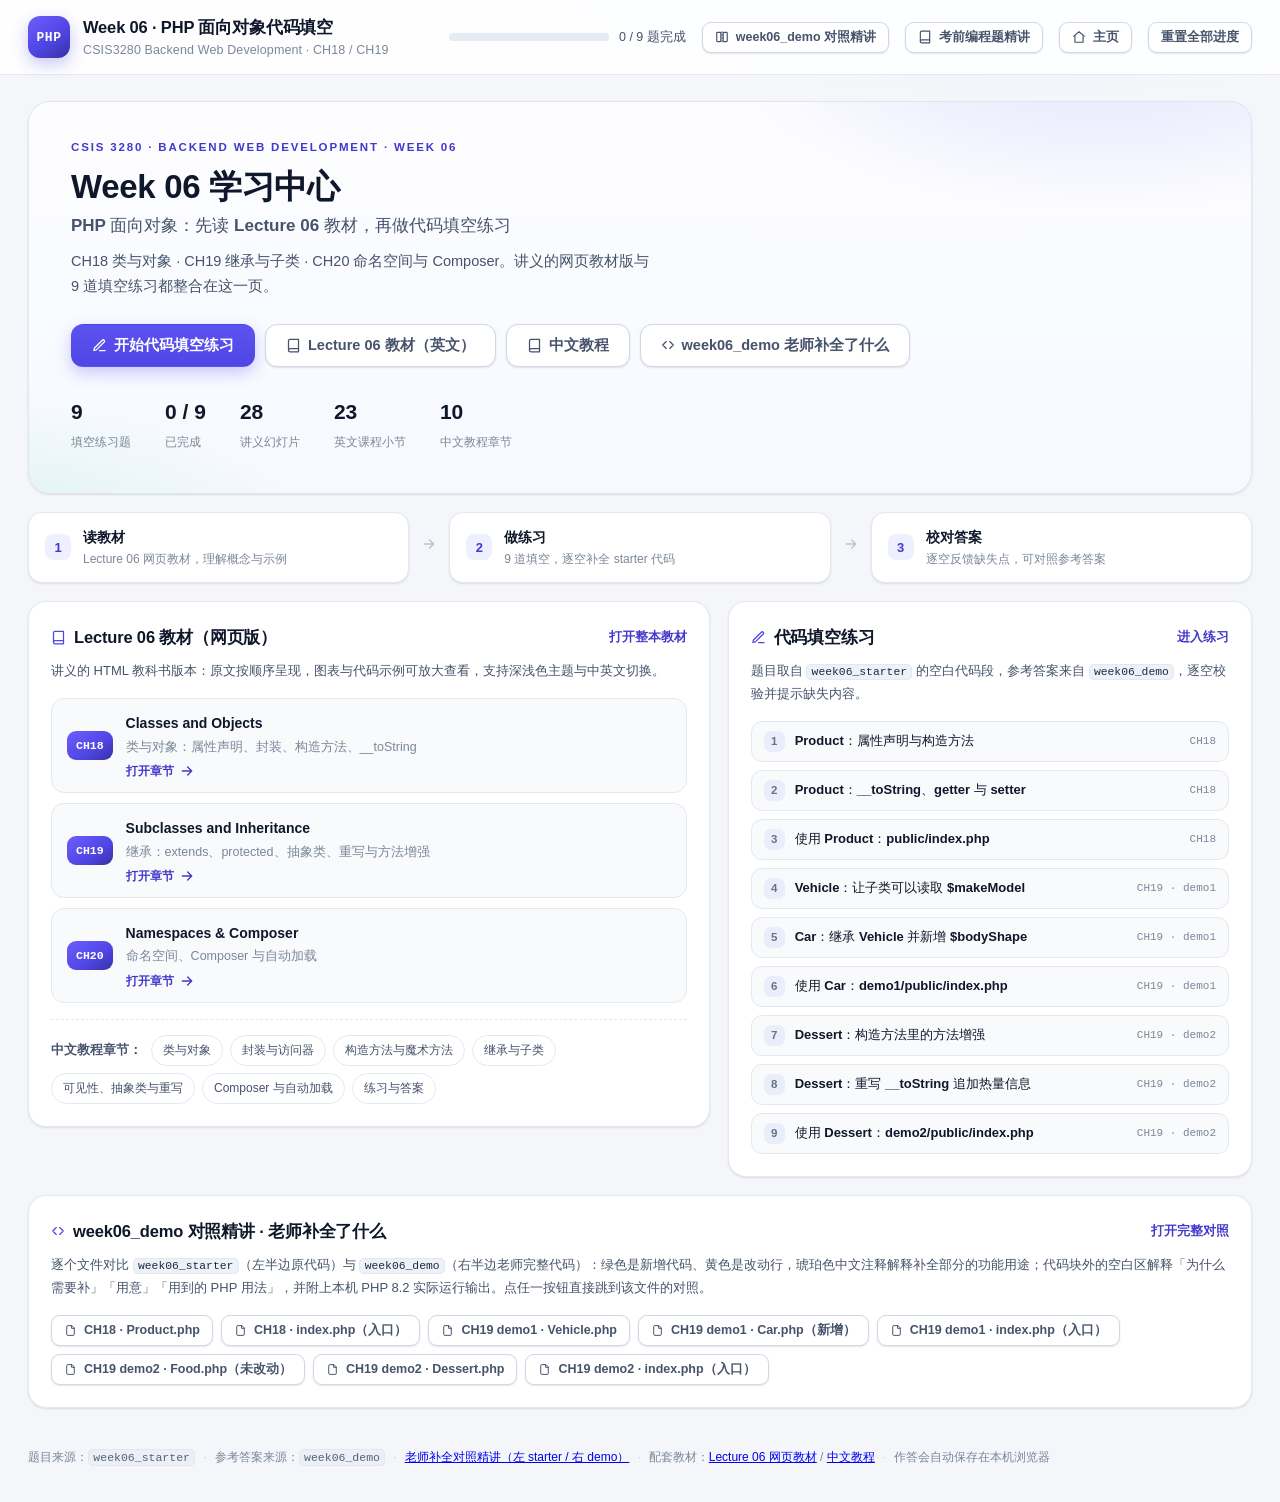
<file: index.html>
<!DOCTYPE html>
<html lang="zh-CN">
<head>
<meta charset="utf-8">
<meta name="viewport" content="width=device-width, initial-scale=1">
<title>Week 06 · PHP 面向对象代码填空 | CSIS3280</title>
<meta name="description" content="CSIS3280 Backend Web Development Week 06 代码填空练习：CH18 Product、CH19 Vehicle/Car、Food/Dessert。">
<meta name="theme-color" content="#4f46e5">
<link rel="icon" href="data:image/svg+xml,%3Csvg xmlns='http://www.w3.org/2000/svg' viewBox='0 0 64 64'%3E%3Crect width='64' height='64' rx='14' fill='%234f46e5'/%3E%3Ctext x='32' y='42' font-family='Menlo,monospace' font-size='19' font-weight='bold' fill='%23ffffff' text-anchor='middle'%3EPHP%3C/text%3E%3C/svg%3E">
<link rel="stylesheet" href="assets/style.css">
</head>
<body>

<header class="topbar">
  <a class="brand" href="#home" aria-label="返回主页">
    <div class="brand-mark">PHP</div>
    <div class="brand-text">
      <h1>Week 06 · PHP 面向对象代码填空</h1>
      <p>CSIS3280 Backend Web Development · CH18 / CH19</p>
    </div>
  </a>
  <div class="topbar-right">
    <div class="progress-wrap">
      <div class="progress-track"><div class="progress-fill" id="progressFill"></div></div>
      <span class="progress-label" id="progressLabel">0 / 0 题完成</span>
    </div>
    <a class="btn btn-ghost btn-sm" href="week06_demo.html" id="demoBtn" title="逐文件对比 starter 与 demo：老师补全了什么、为什么补、用了什么用法">
      <svg viewBox="0 0 24 24" width="14" height="14" fill="none" stroke="currentColor" stroke-width="2" stroke-linecap="round" stroke-linejoin="round" aria-hidden="true"><rect x="3" y="4" width="7" height="16" rx="1.5"/><rect x="14" y="4" width="7" height="16" rx="1.5"/><path d="M12 3v18" stroke-dasharray="2 3"/></svg>
      week06_demo 对照精讲
    </a>
    <a class="btn btn-ghost btn-sm" href="mock_exam.html" id="mockExamBtn" title="考前编程题精讲 · 9 题 / 3 部分 / 100 分">
      <svg viewBox="0 0 24 24" width="14" height="14" fill="none" stroke="currentColor" stroke-width="2" stroke-linecap="round" stroke-linejoin="round" aria-hidden="true"><path d="M4 19.5A2.5 2.5 0 016.5 17H20"/><path d="M6.5 2H20v20H6.5A2.5 2.5 0 014 19.5v-15A2.5 2.5 0 016.5 2z"/></svg>
      考前编程题精讲
    </a>
    <a class="btn btn-ghost btn-sm" href="#home" id="homeBtn">
      <svg viewBox="0 0 24 24" width="14" height="14" fill="none" stroke="currentColor" stroke-width="2" stroke-linecap="round" stroke-linejoin="round" aria-hidden="true"><path d="M3 10.5 12 3l9 7.5"/><path d="M5 9.5V21h14V9.5"/></svg>
      主页
    </a>
    <button class="btn btn-ghost btn-sm" id="resetAllBtn" type="button">重置全部进度</button>
  </div>
</header>

<main class="shell">
  <aside class="sidebar" id="sidebar" aria-label="题目列表"></aside>
  <section class="workspace" id="workspace"></section>
</main>

<footer class="page-foot">
  <span>题目来源：<code>week06_starter</code></span>
  <span class="dot-sep">·</span>
  <span>参考答案来源：<code>week06_demo</code></span>
  <span class="dot-sep">·</span>
  <span><a href="week06_demo.html">老师补全对照精讲（左 starter / 右 demo）</a></span>
  <span class="dot-sep">·</span>
  <span>配套教材：<a href="lecture06/index.html" target="_blank" rel="noopener">Lecture 06 网页教材</a> / <a href="lecture06/zh.html" target="_blank" rel="noopener">中文教程</a></span>
  <span class="dot-sep">·</span>
  <span>作答会自动保存在本机浏览器</span>
</footer>

<div class="modal" id="modal" hidden>
  <div class="modal-backdrop" data-close="1"></div>
  <div class="modal-card" role="dialog" aria-modal="true" aria-labelledby="modalTitle">
    <div class="modal-head">
      <div>
        <h2 id="modalTitle">原始代码</h2>
        <p id="modalSub"></p>
      </div>
      <button class="icon-btn" type="button" data-close="1" aria-label="关闭">
        <svg viewBox="0 0 24 24" width="18" height="18" aria-hidden="true"><path d="M6 6l12 12M18 6L6 18" fill="none" stroke="currentColor" stroke-width="2" stroke-linecap="round"/></svg>
      </button>
    </div>
    <div class="modal-tabs" id="modalTabs"></div>
    <div class="modal-body" id="modalBody"></div>
  </div>
</div>

<script src="assets/data.js"></script>
<script src="assets/app.js"></script>
</body>
</html>
</file>
<file: assets/style.css>
/* =========================================================================
   CSIS3280 Week 06 · PHP 面向对象代码填空
   ========================================================================= */

:root {
  --bg: #f4f6fa;
  --surface: #ffffff;
  --surface-2: #f8fafc;
  --border: #e4e9f0;
  --border-strong: #cfd8e4;
  --text: #0f172a;
  --text-2: #46536b;
  --text-3: #7b8798;
  --accent: #4f46e5;
  --accent-strong: #4338ca;
  --accent-soft: #eef0ff;
  --ok: #0d9b6c;
  --ok-soft: #e7f8f1;
  --bad: #d92d20;
  --bad-soft: #fdeceb;
  --code-bg: #0d1424;
  --code-bg-2: #0a1020;
  --code-border: #1b2537;
  --code-text: #dbe3f0;
  --radius: 14px;
  --radius-sm: 9px;
  --shadow-sm: 0 1px 2px rgba(15, 23, 42, .06), 0 1px 3px rgba(15, 23, 42, .05);
  --shadow-md: 0 10px 30px rgba(15, 23, 42, .09);
  --mono: "SF Mono", ui-monospace, SFMono-Regular, Menlo, Consolas, "Liberation Mono", monospace;
  --sans: -apple-system, BlinkMacSystemFont, "Segoe UI", "PingFang SC", "Hiragino Sans GB", "Microsoft YaHei", "Helvetica Neue", Arial, sans-serif;
}

* { box-sizing: border-box; }

html { -webkit-text-size-adjust: 100%; }

body {
  margin: 0;
  min-height: 100vh;
  background:
    radial-gradient(1200px 500px at 80% -200px, #e6ecff 0%, rgba(230, 236, 255, 0) 60%),
    var(--bg);
  color: var(--text);
  font-family: var(--sans);
  font-size: 15px;
  line-height: 1.6;
  -webkit-font-smoothing: antialiased;
}

h1, h2, h3 { margin: 0; font-weight: 650; letter-spacing: -.01em; }
p { margin: 0; }
code {
  font-family: var(--mono);
  font-size: .875em;
  background: #eef2f8;
  border: 1px solid #e2e8f2;
  border-radius: 5px;
  padding: .08em .38em;
  color: #1e2a44;
  white-space: nowrap;
}
strong { font-weight: 650; }

/* ------------------------------- 顶栏 ------------------------------- */

.topbar {
  position: sticky;
  top: 0;
  z-index: 40;
  display: flex;
  align-items: center;
  gap: 24px;
  padding: 14px 28px;
  background: rgba(255, 255, 255, .86);
  backdrop-filter: saturate(160%) blur(12px);
  -webkit-backdrop-filter: saturate(160%) blur(12px);
  border-bottom: 1px solid var(--border);
}

.brand { display: flex; align-items: center; gap: 13px; min-width: 0; text-decoration: none; color: inherit; }
.brand-text { min-width: 0; }

.brand-mark {
  flex: none;
  width: 42px;
  height: 42px;
  border-radius: 12px;
  display: grid;
  place-items: center;
  background: linear-gradient(145deg, #6d5efc, #4f46e5 55%, #3730a3);
  color: #fff;
  font: 700 13px/1 var(--mono);
  letter-spacing: .04em;
  box-shadow: 0 6px 16px rgba(79, 70, 229, .3);
}

.brand-text h1 { font-size: 16.5px; white-space: nowrap; overflow: hidden; text-overflow: ellipsis; }
.brand-text p { font-size: 12.5px; color: var(--text-3); letter-spacing: .01em; }

.topbar-right { margin-left: auto; display: flex; align-items: center; gap: 16px; }

.progress-wrap { display: flex; align-items: center; gap: 10px; }
.progress-track {
  width: 160px;
  height: 8px;
  border-radius: 99px;
  background: #e6ebf3;
  overflow: hidden;
}
.progress-fill {
  height: 100%;
  width: 0;
  border-radius: 99px;
  background: linear-gradient(90deg, #6d5efc, #22c55e);
  transition: width .35s cubic-bezier(.4, 0, .2, 1);
}
.progress-label { font-size: 12.5px; color: var(--text-2); font-variant-numeric: tabular-nums; white-space: nowrap; }

/* ------------------------------- 按钮 ------------------------------- */

.btn {
  appearance: none;
  border: 1px solid transparent;
  border-radius: 10px;
  padding: 9px 16px;
  font: 600 13.5px/1.2 var(--sans);
  cursor: pointer;
  display: inline-flex;
  align-items: center;
  gap: 7px;
  transition: transform .12s ease, background .16s ease, border-color .16s ease, box-shadow .16s ease, color .16s ease;
  white-space: nowrap;
}
.btn:active { transform: translateY(1px); }
.btn svg { flex: none; }

.btn-primary {
  background: linear-gradient(180deg, #5b52f0, #4f46e5);
  color: #fff;
  box-shadow: 0 6px 16px rgba(79, 70, 229, .28);
}
.btn-primary:hover { background: linear-gradient(180deg, #6a61f5, #5148e8); }

.btn-ghost {
  background: #fff;
  border-color: var(--border-strong);
  color: var(--text-2);
  box-shadow: var(--shadow-sm);
}
.btn-ghost:hover { border-color: #a9b6c9; color: var(--text); background: #fbfcfe; }

.btn-sm { padding: 7px 12px; font-size: 12.5px; border-radius: 9px; }

.btn:disabled {
  opacity: .5;
  cursor: not-allowed;
  box-shadow: none;
  transform: none;
}

.btn-mini {
  padding: 6px 11px;
  font-size: 12.5px;
  border-radius: 8px;
  background: #fff;
  border-color: #d8e2f5;
  color: #3b4a63;
  box-shadow: 0 1px 2px rgba(15, 23, 42, .05);
}
.btn-mini:hover { border-color: #8b9ffa; color: var(--accent-strong); background: #f6f8ff; }

.icon-btn {
  appearance: none;
  border: 1px solid var(--border);
  background: #fff;
  border-radius: 9px;
  width: 32px;
  height: 32px;
  display: grid;
  place-items: center;
  color: var(--text-2);
  cursor: pointer;
  transition: background .15s ease, color .15s ease;
}
.icon-btn:hover { background: var(--surface-2); color: var(--text); }

/* ------------------------------- 布局 ------------------------------- */

.shell {
  display: grid;
  grid-template-columns: 286px minmax(0, 1fr);
  gap: 26px;
  max-width: 1440px;
  margin: 0 auto;
  padding: 26px 28px 40px;
  align-items: start;
  min-width: 0;
}

/* ------------------------------- 侧边栏 ------------------------------- */

.sidebar {
  position: sticky;
  top: 90px;
  display: flex;
  flex-direction: column;
  gap: 18px;
  max-height: calc(100vh - 118px);
  overflow-y: auto;
  padding-right: 4px;
  min-width: 0;
}

.chapter-head {
  display: flex;
  align-items: baseline;
  flex-wrap: wrap;
  gap: 4px 8px;
  padding: 0 6px 8px;
}
.chapter-title {
  font: 700 11.5px/1.5 var(--sans);
  letter-spacing: .1em;
  white-space: nowrap;
  color: var(--accent);
}
.chapter-sub { font-size: 11.5px; color: var(--text-3); }

.q-item {
  width: 100%;
  display: flex;
  align-items: flex-start;
  gap: 10px;
  text-align: left;
  padding: 10px 12px;
  margin-bottom: 4px;
  border: 1px solid transparent;
  border-radius: 11px;
  background: transparent;
  cursor: pointer;
  font-family: inherit;
  color: var(--text-2);
  transition: background .15s ease, border-color .15s ease, color .15s ease;
}
.q-item:hover { background: #fff; border-color: var(--border); }
.q-item.is-active {
  background: #fff;
  border-color: #c9c6fb;
  color: var(--text);
  box-shadow: 0 3px 12px rgba(79, 70, 229, .1);
}

.q-num {
  flex: none;
  width: 21px;
  height: 21px;
  border-radius: 7px;
  display: grid;
  place-items: center;
  font: 700 11.5px/1 var(--sans);
  background: #eaeefa;
  color: #64748b;
  margin-top: 1px;
  transition: background .15s ease, color .15s ease;
}
.q-item.is-active .q-num { background: var(--accent); color: #fff; }
.q-item.is-done .q-num { background: var(--ok-soft); color: var(--ok); }

.q-item-body { min-width: 0; flex: 1; }
.q-item-title { display: block; font-size: 13px; font-weight: 550; line-height: 1.45; }
.q-item.is-done .q-item-title::after {
  content: "已完成";
  margin-left: 6px;
  font-size: 10.5px;
  font-weight: 600;
  color: var(--ok);
  background: var(--ok-soft);
  padding: 1px 5px;
  border-radius: 5px;
  vertical-align: 1px;
}
.q-item-file { display: block; font: 11px/1.5 var(--mono); color: var(--text-3); overflow: hidden; text-overflow: ellipsis; white-space: nowrap; }

/* ------------------------------- 工作区 ------------------------------- */

.workspace { min-width: 0; animation: fade .22s ease; }
@keyframes fade { from { opacity: 0; transform: translateY(4px); } to { opacity: 1; transform: none; } }

.q-head { margin-bottom: 12px; }
.q-eyebrow { display: flex; align-items: center; gap: 10px; margin-bottom: 6px; }
.q-no {
  font: 700 11.5px/1 var(--sans);
  letter-spacing: .06em;
  color: var(--accent-strong);
  background: var(--accent-soft);
  border: 1px solid #dcd9ff;
  padding: 4px 8px;
  border-radius: 6px;
}
.q-chapter { font-size: 12px; color: var(--text-3); letter-spacing: .02em; }
.q-head h2 { font-size: 23px; line-height: 1.3; }

.q-meta { display: flex; flex-wrap: wrap; align-items: center; gap: 8px; margin-top: 11px; }
.file-chip {
  display: inline-flex;
  align-items: center;
  gap: 6px;
  font: 12px/1 var(--mono);
  color: #1f2f4d;
  background: #eef3fb;
  border: 1px solid #dde6f4;
  border-radius: 7px;
  padding: 6px 9px;
}
.file-chip svg { color: #7c8aa5; }
.tag {
  font-size: 11.5px;
  color: #5b6a83;
  background: #fff;
  border: 1px solid var(--border);
  border-radius: 99px;
  padding: 3px 9px;
}

.q-desc {
  color: var(--text-2);
  font-size: 14.5px;
  line-height: 1.75;
  max-width: 92ch;
  margin-bottom: 16px;
}

/* ------------------------------- 工具条 ------------------------------- */

.toolbar {
  display: flex;
  align-items: center;
  gap: 10px;
  flex-wrap: wrap;
  margin-bottom: 14px;
}
.toolbar-hint { margin-left: auto; font-size: 12px; color: var(--text-3); }
kbd {
  font: 11px/1 var(--mono);
  background: #fff;
  border: 1px solid var(--border-strong);
  border-bottom-width: 2px;
  border-radius: 5px;
  padding: 2px 5px;
  color: var(--text-2);
}

/* ------------------------------- 代码面板 ------------------------------- */

.code-panel {
  background: var(--code-bg);
  border: 1px solid var(--code-border);
  border-radius: var(--radius);
  overflow: hidden;
  box-shadow: var(--shadow-md);
}

.code-head {
  display: flex;
  align-items: center;
  gap: 7px;
  padding: 10px 14px;
  background: var(--code-bg-2);
  border-bottom: 1px solid var(--code-border);
}
.code-head .dot { width: 10px; height: 10px; border-radius: 50%; }
.code-head .dot.r { background: #ff5f57; }
.code-head .dot.y { background: #febc2e; }
.code-head .dot.g { background: #28c840; }
.code-path { margin-left: 8px; font: 11.5px/1 var(--mono); color: #8b9bb4; }
.code-lang {
  margin-left: auto;
  font: 600 10.5px/1 var(--sans);
  letter-spacing: .14em;
  color: #5b6b86;
}

.code-body {
  padding: 14px 0 18px;
  font: 13.5px/1.75 var(--mono);
  color: var(--code-text);
  overflow-x: auto;
  tab-size: 4;
}

.code-row { display: flex; min-height: 24px; }

.ln {
  flex: none;
  width: 52px;
  padding-right: 14px;
  text-align: right;
  color: #3f4d66;
  font-size: 12px;
  line-height: 1.97;
  user-select: none;
  -webkit-user-select: none;
}

.cl {
  flex: 1;
  min-width: 0;
  white-space: pre;
  padding-right: 20px;
  line-height: 1.75;
}

/* 语法高亮 */
.tk-c { color: #5f7288; font-style: italic; }
.tk-s { color: #9ede8f; }
.tk-v { color: #8ec5ff; }
.tk-k { color: #c9a2ff; }
.tk-n { color: #f6c177; }
.tk-o { color: #62d4d8; }

/* 填空：多行 */
.blank-row { align-items: flex-start; }
.blank-cell { flex: 1; min-width: 0; padding: 4px 20px 4px 0; }

.blank-box {
  border: 1px dashed rgba(129, 140, 248, .55);
  background: rgba(79, 70, 229, .1);
  border-radius: 10px;
  padding: 9px 12px 11px;
  transition: border-color .16s ease, background .16s ease, box-shadow .16s ease;
}
.blank-box:hover { border-color: rgba(148, 163, 253, .8); }
.blank-box:focus-within {
  border-style: solid;
  border-color: #8b8cf7;
  background: rgba(79, 70, 229, .16);
  box-shadow: 0 0 0 3px rgba(99, 102, 241, .16);
}

.blank-label {
  display: flex;
  align-items: center;
  gap: 6px;
  margin-bottom: 7px;
  font: 550 11.5px/1 var(--sans);
  color: #a8b6ff;
  letter-spacing: .01em;
}
.badge {
  display: inline-grid;
  place-items: center;
  width: 16px;
  height: 16px;
  border-radius: 5px;
  background: #4f46e5;
  color: #fff;
  font: 700 10px/1 var(--sans);
}

.blank-box textarea {
  display: block;
  width: 100%;
  border: 0;
  outline: none;
  background: transparent;
  resize: none;
  overflow: hidden;
  color: #e9eefb;
  font: 13.5px/1.75 var(--mono);
  caret-color: #a5b4fc;
  padding: 0;
  margin: 0;
}
.blank-box textarea::placeholder { color: #5b6b8c; }

.blank-box.is-ok {
  border-style: solid;
  border-color: rgba(52, 211, 153, .6);
  background: rgba(16, 185, 129, .11);
}
.blank-box.is-bad {
  border-style: solid;
  border-color: rgba(248, 113, 113, .65);
  background: rgba(239, 68, 68, .1);
}

.blank-msg {
  margin-top: 9px;
  font: 12px/1.55 var(--sans);
  color: #fda4a4;
}
.blank-msg code { background: rgba(248, 113, 113, .14); border-color: rgba(248, 113, 113, .28); color: #fecaca; }
.blank-msg .ok-text { color: #6ee7b7; }

/* 填空：单行（访问修饰符） */
.blank-inline {
  border: 1px dashed rgba(129, 140, 248, .65);
  background: rgba(79, 70, 229, .14);
  border-radius: 6px;
  color: #e9eefb;
  font: inherit;
  line-height: 1.4;
  padding: 1px 7px;
  outline: none;
  text-align: center;
  transition: border-color .16s ease, background .16s ease, box-shadow .16s ease;
}
.blank-inline::placeholder { color: #6d7d9d; }
.blank-inline:focus {
  border-style: solid;
  border-color: #8b8cf7;
  background: rgba(79, 70, 229, .24);
  box-shadow: 0 0 0 3px rgba(99, 102, 241, .18);
}
.blank-inline.is-ok { border-style: solid; border-color: rgba(52, 211, 153, .7); background: rgba(16, 185, 129, .16); }
.blank-inline.is-bad { border-style: solid; border-color: rgba(248, 113, 113, .7); background: rgba(239, 68, 68, .14); }

/* ------------------------------- 判分结果 ------------------------------- */

.result-panel { margin-top: 14px; }
.result-panel:empty { display: none; }

.result-card {
  border: 1px solid var(--border);
  border-radius: var(--radius);
  background: #fff;
  box-shadow: var(--shadow-sm);
  padding: 14px 16px;
  animation: fade .2s ease;
}
.result-card.ok { border-color: #b9ecd8; background: linear-gradient(180deg, #f2fdf8, #fff); }
.result-card.bad { border-color: #f6cfcb; background: linear-gradient(180deg, #fff7f6, #fff); }

.result-head {
  display: flex;
  align-items: center;
  gap: 10px;
  font-weight: 650;
  font-size: 14.5px;
}
.result-head .score {
  margin-left: auto;
  font: 600 12.5px/1 var(--sans);
  color: var(--text-3);
  font-variant-numeric: tabular-nums;
}
.result-card.ok .result-head { color: var(--ok); }
.result-card.bad .result-head { color: var(--bad); }

.result-list { list-style: none; margin: 10px 0 0; padding: 0; display: grid; gap: 6px; }
.result-list li {
  display: flex;
  gap: 8px;
  font-size: 13px;
  color: var(--text-2);
  line-height: 1.6;
}
.result-list li .mark { flex: none; font-weight: 700; }
.result-list li.ok .mark { color: var(--ok); }
.result-list li.bad .mark { color: var(--bad); }
.result-list li b { font-weight: 600; color: var(--text); }

/* ------------------------------- 提示卡 ------------------------------- */

.hint-card {
  margin-top: 20px;
  border: 1px solid #e8e2cf;
  border-radius: var(--radius);
  background: linear-gradient(180deg, #fffdf6, #fffefa);
  box-shadow: var(--shadow-sm);
}
.hint-head {
  display: flex;
  align-items: center;
  gap: 9px;
  padding: 12px 16px;
  border-bottom: 1px solid #f0e9d6;
}
.hint-head .hint-title { display: flex; align-items: center; gap: 7px; font-size: 13.5px; font-weight: 650; color: #7a5c14; }
.hint-head .hint-title svg { color: #d3a324; }
.hint-head .btn-mini { margin-left: auto; }
.hint-list {
  margin: 0;
  padding: 12px 16px 14px 32px;
  display: grid;
  gap: 7px;
}
.hint-list li { font-size: 13.5px; color: #4d4432; line-height: 1.7; }
.hint-list li::marker { color: #d3a324; }

/* ------------------------------- 上一题 / 下一题 ------------------------------- */

.q-nav {
  display: flex;
  align-items: center;
  gap: 10px;
  margin-top: 26px;
  padding-top: 18px;
  border-top: 1px solid var(--border);
}
.q-nav .spacer { flex: 1; }
.q-nav .nav-count { font-size: 12.5px; color: var(--text-3); font-variant-numeric: tabular-nums; }

/* ------------------------------- 页脚 ------------------------------- */

.page-foot {
  max-width: 1440px;
  margin: 0 auto;
  padding: 0 28px 34px;
  display: flex;
  flex-wrap: wrap;
  gap: 8px;
  align-items: center;
  font-size: 12px;
  color: var(--text-3);
}
.page-foot code { font-size: 11.5px; background: #eceff5; border-color: #e2e7f0; color: #55627a; }
.dot-sep { color: #c3ccd9; }

/* ------------------------------- 弹窗 ------------------------------- */

.modal[hidden] { display: none; }
.modal {
  position: fixed;
  inset: 0;
  z-index: 100;
  display: grid;
  place-items: center;
  padding: 24px;
}
.modal-backdrop {
  position: absolute;
  inset: 0;
  background: rgba(12, 18, 32, .55);
  backdrop-filter: blur(3px);
  -webkit-backdrop-filter: blur(3px);
  animation: fade .16s ease;
}
.modal-card {
  position: relative;
  width: min(940px, 100%);
  max-height: calc(100vh - 60px);
  display: flex;
  flex-direction: column;
  background: #fff;
  border-radius: 16px;
  box-shadow: 0 30px 70px rgba(9, 14, 26, .4);
  overflow: hidden;
  animation: pop .18s cubic-bezier(.2, .8, .3, 1);
}
@keyframes pop { from { opacity: 0; transform: translateY(8px) scale(.99); } to { opacity: 1; transform: none; } }

.modal-head {
  display: flex;
  align-items: flex-start;
  gap: 16px;
  padding: 16px 18px 12px;
  border-bottom: 1px solid var(--border);
}
.modal-head h2 { font-size: 16px; }
.modal-head p { font-size: 12.5px; color: var(--text-3); margin-top: 3px; }

.modal-tabs {
  display: flex;
  gap: 6px;
  padding: 10px 18px 0;
  overflow-x: auto;
  border-bottom: 1px solid var(--border);
  background: var(--surface-2);
}
.modal-tabs:empty { display: none; }
.tab {
  appearance: none;
  border: 1px solid transparent;
  border-bottom: none;
  background: transparent;
  color: var(--text-3);
  font: 12.5px/1 var(--mono);
  padding: 8px 11px;
  border-radius: 8px 8px 0 0;
  cursor: pointer;
  white-space: nowrap;
}
.tab:hover { color: var(--text); }
.tab.is-active {
  background: #fff;
  color: var(--accent-strong);
  font-weight: 600;
  border-color: var(--border);
  border-top: 2px solid var(--accent);
  margin-bottom: -1px;
}

.modal-body { overflow: auto; padding: 0; }
.file-note {
  padding: 11px 18px;
  font-size: 12.5px;
  color: var(--text-2);
  background: #f7f9fc;
  border-bottom: 1px solid var(--border);
}

.viewer {
  background: var(--code-bg);
  margin: 0;
  padding: 14px 0 18px;
  font: 13px/1.75 var(--mono);
  color: var(--code-text);
  overflow-x: auto;
}
.vrow { display: flex; }
.vln {
  flex: none;
  width: 48px;
  padding-right: 14px;
  text-align: right;
  color: #3f4d66;
  font-size: 11.5px;
  line-height: 1.85;
  user-select: none;
}
.vcl { flex: 1; white-space: pre; padding-right: 18px; }

/* ------------------------------- 主页 ------------------------------- */

.shell.is-home { grid-template-columns: minmax(0, 1fr); }
.shell.is-home .sidebar { display: none; }

a.btn { text-decoration: none; }
.btn-lg { padding: 12px 20px; font-size: 14.5px; border-radius: 12px; }

.home { display: grid; gap: 18px; }

.hero {
  position: relative;
  overflow: hidden;
  padding: 40px 42px;
  border: 1px solid #dfe5f5;
  border-radius: 22px;
  background:
    radial-gradient(560px 240px at 88% -60px, rgba(99, 102, 241, .18), rgba(99, 102, 241, 0) 70%),
    radial-gradient(520px 260px at -60px 120%, rgba(16, 185, 129, .14), rgba(16, 185, 129, 0) 70%),
    linear-gradient(180deg, #fdfdff, #f7f9ff);
  box-shadow: var(--shadow-sm);
}
.hero-eyebrow {
  margin: 0;
  font: 700 11.5px/1 var(--sans);
  letter-spacing: .16em;
  text-transform: uppercase;
  color: var(--accent-strong);
}
.hero h1 { margin: 14px 0 0; font-size: 33px; line-height: 1.14; }
.hero h1 .thin {
  display: block;
  margin-top: 10px;
  font-size: 17px;
  font-weight: 550;
  letter-spacing: 0;
  color: var(--text-2);
}
.hero-lead { margin-top: 14px; max-width: 72ch; color: var(--text-2); font-size: 14.5px; line-height: 1.75; }
.hero-actions { display: flex; flex-wrap: wrap; gap: 10px; margin-top: 24px; }
.hero-stats { display: flex; flex-wrap: wrap; gap: 12px 34px; margin-top: 28px; }
.hero-stat strong { display: block; font-size: 21px; font-variant-numeric: tabular-nums; }
.hero-stat span { font-size: 12px; color: var(--text-3); }

.path-row {
  display: grid;
  grid-template-columns: 1fr auto 1fr auto 1fr;
  gap: 12px;
  align-items: stretch;
}
.step {
  display: flex;
  align-items: center;
  gap: 12px;
  padding: 14px 16px;
  background: #fff;
  border: 1px solid var(--border);
  border-radius: 14px;
  box-shadow: var(--shadow-sm);
}
.step-num {
  flex: none;
  width: 26px;
  height: 26px;
  display: grid;
  place-items: center;
  border-radius: 8px;
  background: var(--accent-soft);
  color: var(--accent-strong);
  font: 700 13px/1 var(--sans);
}
.step strong { display: block; font-size: 13.5px; }
.step div span { display: block; font-size: 12px; color: var(--text-3); line-height: 1.5; margin-top: 2px; }
.path-arrow { align-self: center; color: #b9c3d6; }

.home-grid {
  display: grid;
  grid-template-columns: minmax(0, 1.3fr) minmax(0, 1fr);
  gap: 18px;
  align-items: start;
}

.panel {
  padding: 22px;
  background: #fff;
  border: 1px solid var(--border);
  border-radius: 18px;
  box-shadow: var(--shadow-sm);
}
.panel-head { display: flex; align-items: center; gap: 9px; }
.panel-head h2 { display: flex; align-items: center; gap: 8px; font-size: 16.5px; }
.panel-head h2 svg { color: var(--accent); flex: none; }
.panel-more {
  margin-left: auto;
  font: 600 12.5px/1 var(--sans);
  color: var(--accent-strong);
  text-decoration: none;
  white-space: nowrap;
}
.panel-more:hover { text-decoration: underline; }
.panel-sub { margin: 9px 0 16px; font-size: 13px; color: var(--text-2); line-height: 1.75; }

.chapter-cards { display: grid; gap: 10px; }
.chapter-card {
  display: grid;
  grid-template-columns: auto minmax(0, 1fr);
  gap: 3px 13px;
  padding: 13px 15px;
  border: 1px solid var(--border);
  border-radius: 13px;
  background: var(--surface-2);
  color: inherit;
  text-decoration: none;
  transition: border-color .15s ease, background .15s ease, transform .12s ease, box-shadow .15s ease;
}
.chapter-card:hover {
  border-color: #bcc3fb;
  background: #fff;
  transform: translateY(-1px);
  box-shadow: 0 6px 18px rgba(79, 70, 229, .1);
}
.cc-num {
  grid-row: span 3;
  align-self: center;
  padding: 9px 9px;
  border-radius: 9px;
  background: linear-gradient(145deg, #6d5efc, #4f46e5 60%, #3730a3);
  color: #fff;
  font: 700 11.5px/1 var(--mono);
}
.chapter-card strong { font-size: 14px; grid-column: 2; }
.chapter-card .cc-zh { grid-column: 2; font-size: 12.5px; color: var(--text-3); line-height: 1.55; }
.chapter-card .cc-go {
  grid-column: 2;
  display: inline-flex;
  align-items: center;
  gap: 5px;
  margin-top: 3px;
  font: 600 12px/1 var(--sans);
  color: var(--accent-strong);
}

.zh-strip {
  display: flex;
  flex-wrap: wrap;
  align-items: center;
  gap: 7px;
  margin-top: 16px;
  padding-top: 15px;
  border-top: 1px dashed var(--border);
}
.zh-label { font: 650 12.5px/1 var(--sans); color: var(--text-2); margin-right: 2px; }
.zh-pill {
  padding: 5px 11px;
  border: 1px solid var(--border);
  border-radius: 99px;
  background: #fff;
  color: var(--text-2);
  font-size: 12px;
  text-decoration: none;
  transition: border-color .15s ease, color .15s ease;
}
.zh-pill:hover { border-color: #8b9ffa; color: var(--accent-strong); }

.q-quick { display: grid; gap: 8px; }
.q-chip {
  display: flex;
  align-items: center;
  gap: 10px;
  padding: 9px 12px;
  border: 1px solid var(--border);
  border-radius: 11px;
  background: var(--surface-2);
  color: var(--text-2);
  font-size: 13px;
  text-decoration: none;
  transition: border-color .15s ease, background .15s ease;
}
.q-chip:hover { border-color: #bcc3fb; background: #fff; }
.q-chip .q-num { margin-top: 0; }
.q-chip-title { min-width: 0; overflow: hidden; text-overflow: ellipsis; white-space: nowrap; color: var(--text); font-weight: 550; }
.q-chip small { margin-left: auto; flex: none; font: 11px/1 var(--mono); color: var(--text-3); }
.q-chip.is-done { border-color: #c2e9da; background: #f4fcf9; }
.q-chip.is-done small { color: var(--ok); }

/* ------------------------------- 响应式 ------------------------------- */

@media (max-width: 1020px) {
  .shell { grid-template-columns: 1fr; gap: 18px; padding: 18px; }
  .hero { padding: 28px 24px; }
  .hero h1 { font-size: 25px; }
  .path-row { grid-template-columns: 1fr; }
  .path-arrow { display: none; }
  .home-grid { grid-template-columns: 1fr; }
  .sidebar {
    position: static;
    max-height: none;
    flex-direction: row;
    gap: 8px;
    overflow-x: auto;
    padding-bottom: 6px;
  }
  .chapter { display: flex; align-items: center; gap: 8px; }
  .chapter-head { padding: 0 4px; flex-direction: column; align-items: flex-start; gap: 2px; white-space: nowrap; }
  .q-item { width: auto; margin-bottom: 0; white-space: nowrap; }
  .q-item-file { display: none; }
  .q-item-title { font-size: 12.5px; }
  .topbar { padding: 12px 18px; gap: 14px; }
  .brand-text p { display: none; }
  .progress-track { width: 90px; }
  .page-foot { padding: 0 18px 26px; }
}

@media (max-width: 700px) {
  .topbar-right .btn { display: none; }
  .q-head h2 { font-size: 19px; }
  .ln { width: 36px; padding-right: 8px; }
  .cl, .blank-cell { padding-right: 12px; }
  .toolbar-hint { display: none; }
  .modal { padding: 10px; }
  .modal-card { max-height: calc(100vh - 20px); }
  .hero { padding: 22px 18px; border-radius: 16px; }
  .hero h1 { font-size: 21px; }
  .hero h1 .thin { font-size: 14.5px; }
  .hero-actions .btn { width: 100%; justify-content: center; }
  .hero-stats { gap: 10px 20px; }
  .panel { padding: 16px; border-radius: 14px; }
}
</file>
